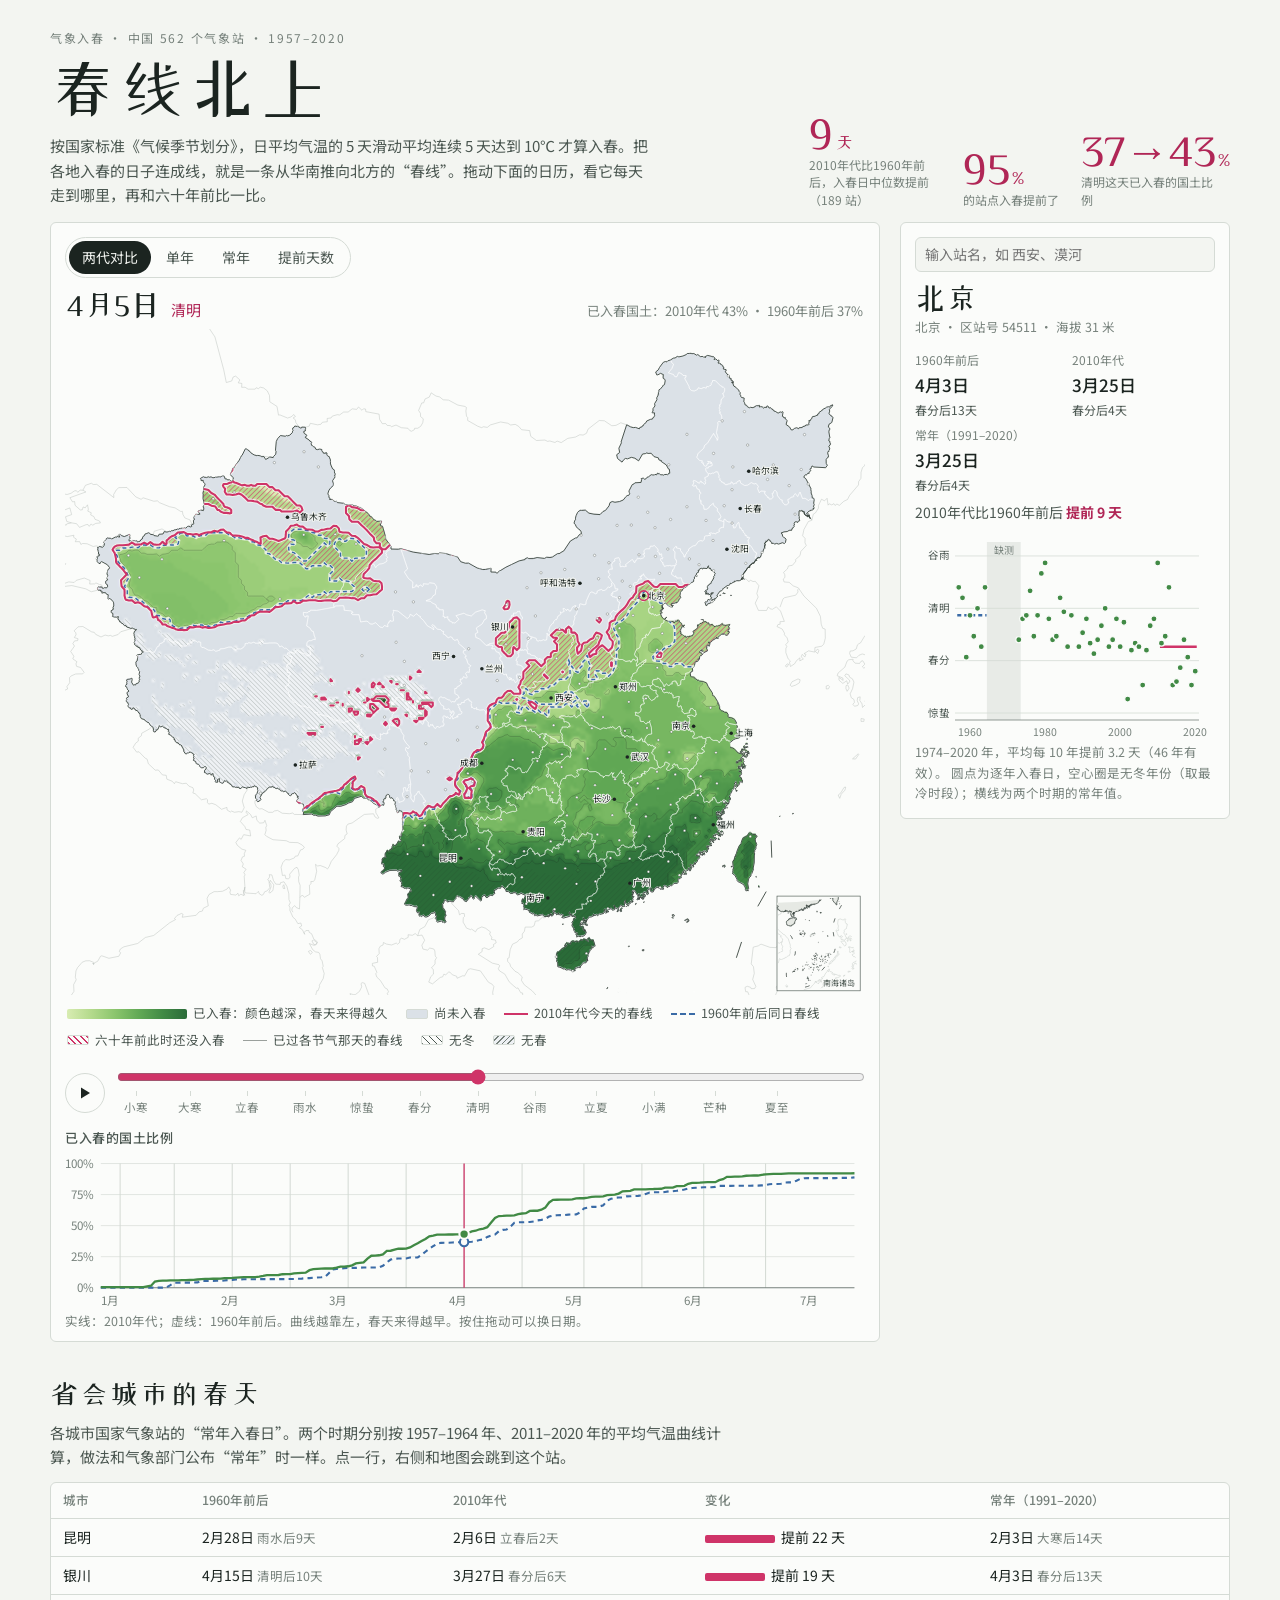
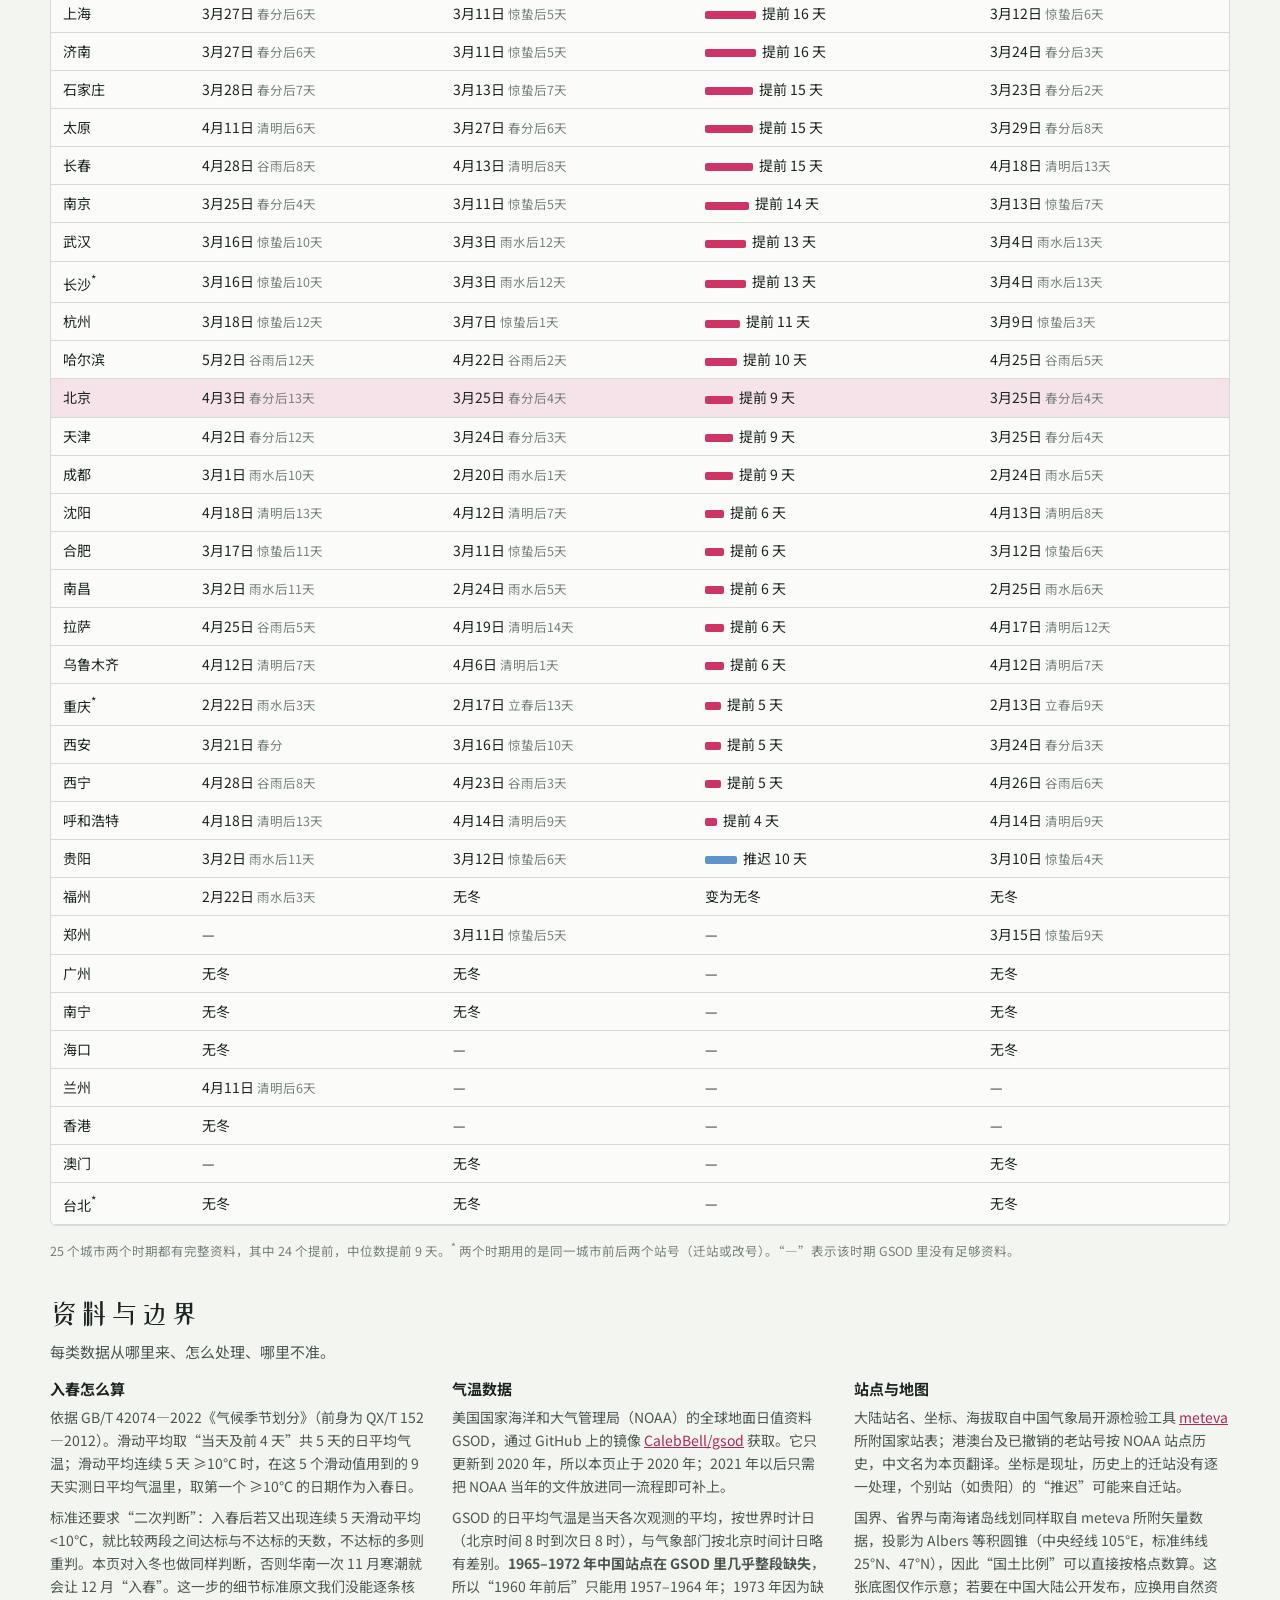
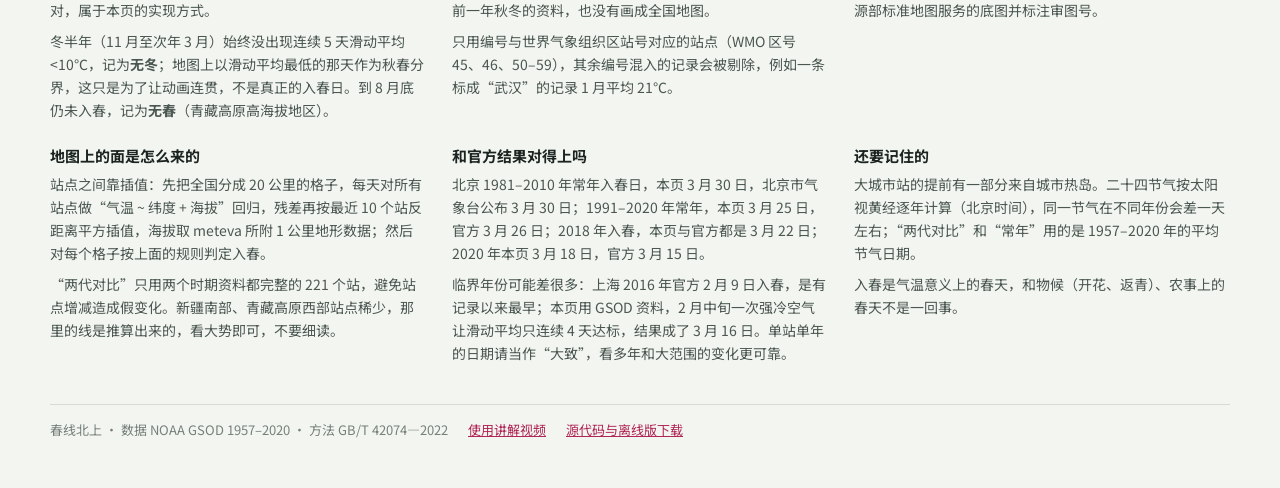
<file: index.html>
<!doctype html>
<html lang="zh-CN">
<head>
<meta charset="utf-8">
<meta name="viewport" content="width=device-width, initial-scale=1, viewport-fit=cover">
<title>春线北上</title>
<meta name="description" content="按国家标准《气候季节划分》，用中国562个气象站1957–2020年的逐日气温，画出每年春天从华南推向北方的“春线”，并对比1960年前后与2010年代、叠加二十四节气。">
<meta property="og:title" content="春线北上 · 中国入春地图">
<meta property="og:description" content="拖动日历，看春天每天走到哪里；和六十年前比，入春中位数提前了9天。">
<meta property="og:image" content="assets/preview.jpg">
<meta name="theme-color" content="#f3f5f1">
<link rel="icon" href="assets/icon.svg" type="image/svg+xml">
<style>:root{padding-top:env(safe-area-inset-top,0px);padding-bottom:env(safe-area-inset-bottom,0px)}body{margin:0;font:14px system-ui}img{max-width:100%}[hidden]{display:none!important}</style>
<link rel="stylesheet" href="assets/fonts/fonts.css">
<style>
/* Layout: an atlas plate. Map is the plate, calendar strip under it reads like a 节气 almanac; station card on the side. */
:root{
  --paper:#f3f5f1; --panel:#fbfcfa; --ink:#1b2420; --ink2:#4b5751; --muted:#76817b; --rule:#d5dbd5;
  --winter:#dbe1e7; --nospring:#eef1f4; --land:#e6e9e4; --world:#b9c0bb; --border:#36413b; --prov:rgba(255,255,255,.78);
  --accent:#cf3468; --accent-ink:#b02656; --e1:#3a6ba6; --halo:#f3f5f1;
  --s0:#d8ecb2; --s1:#b4da8c; --s2:#8bc56d; --s3:#62a955; --s4:#418a45; --s5:#2a6b38;
  --dv-e3:#9e2655; --dv-e2:#d24a7d; --dv-e1:#ec9bb9; --dv-0:#e7e8e3; --dv-l1:#a9c8e8; --dv-l2:#5f93cc;
  --f-display:"ZCOOL XiaoWei","Songti SC","STSong","Noto Serif SC",serif;
  --f-body:"Noto Sans SC","PingFang SC","Microsoft YaHei",system-ui,sans-serif;
  color-scheme:light;
}
@media (prefers-color-scheme:dark){:root:not([data-theme="light"]){
  --paper:#121714; --panel:#18201b; --ink:#e7ede8; --ink2:#b3bfb7; --muted:#859189; --rule:#2b352f;
  --winter:#2a333b; --nospring:#20272d; --land:#232b26; --world:#4a544e; --border:#c8d2cc; --prov:rgba(10,14,12,.55);
  --accent:#ff6f9c; --accent-ink:#ff8fb1; --e1:#7aa7e0; --halo:#121714;
  --s0:#dbf19f; --s1:#b0dc7f; --s2:#82c466; --s3:#58a755; --s4:#3d8a48; --s5:#2b6c3b;
  --dv-e3:#ff7aa6; --dv-e2:#d9517f; --dv-e1:#8a3a58; --dv-0:#363c39; --dv-l1:#3c5f86; --dv-l2:#6fa3dc;
  color-scheme:dark;}}
:root[data-theme="dark"]{
  --paper:#121714; --panel:#18201b; --ink:#e7ede8; --ink2:#b3bfb7; --muted:#859189; --rule:#2b352f;
  --winter:#2a333b; --nospring:#20272d; --land:#232b26; --world:#4a544e; --border:#c8d2cc; --prov:rgba(10,14,12,.55);
  --accent:#ff6f9c; --accent-ink:#ff8fb1; --e1:#7aa7e0; --halo:#121714;
  --s0:#dbf19f; --s1:#b0dc7f; --s2:#82c466; --s3:#58a755; --s4:#3d8a48; --s5:#2b6c3b;
  --dv-e3:#ff7aa6; --dv-e2:#d9517f; --dv-e1:#8a3a58; --dv-0:#363c39; --dv-l1:#3c5f86; --dv-l2:#6fa3dc;
  color-scheme:dark;}
*{box-sizing:border-box}
[hidden]{display:none!important}
body{background:var(--paper);color:var(--ink);font-family:var(--f-body);font-size:15px;line-height:1.65;
  padding-left:max(16px,env(safe-area-inset-left,0px));padding-right:max(16px,env(safe-area-inset-right,0px));padding-block:0 48px}
.wrap{max-width:1180px;margin:0 auto}
header{padding-block:28px 14px;display:grid;grid-template-columns:minmax(0,1fr) auto;gap:8px 32px;align-items:end}
.eyebrow{font-size:12px;letter-spacing:.14em;color:var(--muted);grid-column:1/-1}
h1{font-family:var(--f-display);font-weight:400;font-size:clamp(40px,7vw,64px);line-height:1;margin:0;letter-spacing:.06em}
.lede{grid-column:1;margin:6px 0 0;max-width:40em;color:var(--ink2);text-wrap:pretty}
.headline{grid-column:2;grid-row:2/4;display:flex;flex-wrap:wrap;gap:12px 22px;align-items:flex-end}
.hstat{display:grid;gap:2px;min-width:0}
.hstat b{font-family:var(--f-display);font-weight:400;font-size:44px;line-height:1;color:var(--accent-ink)}
.hstat b small{font-size:18px;margin-left:2px}
.hstat span{font-size:12px;color:var(--muted);max-width:11em;line-height:1.45}
@media (max-width:760px){header{grid-template-columns:1fr}.headline{grid-column:1;grid-row:auto;margin-top:8px}.hstat b{font-size:36px}}

.plate{display:grid;grid-template-columns:minmax(0,1fr) 330px;gap:20px;align-items:start}
@media (max-width:980px){.plate{grid-template-columns:minmax(0,1fr)}}
.stage{background:var(--panel);border:1px solid var(--rule);border-radius:6px;padding:14px 14px 10px;min-width:0}
.bar{display:flex;flex-wrap:wrap;gap:10px 16px;align-items:center;justify-content:space-between}
.seg{display:inline-flex;border:1px solid var(--rule);border-radius:999px;padding:3px;gap:2px;flex-wrap:wrap}
.seg button{font:inherit;font-size:14px;border:0;background:transparent;color:var(--ink2);padding:5px 13px;border-radius:999px;cursor:pointer}
.seg button[aria-pressed="true"]{background:var(--ink);color:var(--paper)}
.seg button:focus-visible,.btn:focus-visible,input:focus-visible,select:focus-visible,tr:focus-visible{outline:2px solid var(--accent);outline-offset:2px}
.yearbox{display:inline-flex;align-items:center;gap:6px;font-size:14px;color:var(--ink2)}
.yearbox[hidden]{display:none!important}
.btn{font:inherit;border:1px solid var(--rule);background:var(--panel);color:var(--ink);border-radius:6px;padding:3px 9px;cursor:pointer;font-size:14px;line-height:1.4}
select{font:inherit;font-size:14px;color:var(--ink);background:var(--panel);border:1px solid var(--rule);border-radius:6px;padding:3px 6px}
.readout{display:flex;align-items:baseline;gap:10px;margin:12px 2px 2px;flex-wrap:wrap}
.readout .date{font-family:var(--f-display);font-size:30px;line-height:1}
.readout .term{font-size:15px;color:var(--accent-ink)}
.readout .note{font-size:13px;color:var(--muted);margin-left:auto}

.map{position:relative;width:100%;margin-top:6px}
.map>svg,.map>canvas{position:absolute;inset:0;width:100%;height:100%;display:block}
.map .ov{cursor:crosshair}
.legend{display:flex;flex-wrap:wrap;gap:6px 18px;font-size:12.5px;color:var(--ink2);margin:8px 2px 0;align-items:center}
.legend .k{display:inline-flex;align-items:center;gap:6px}
.sw{width:22px;height:10px;border-radius:2px;display:inline-block;border:1px solid var(--rule)}
.ramp{width:120px;height:10px;border-radius:2px;display:inline-block}
.ln{width:24px;height:0;border-top:2.5px solid var(--accent);display:inline-block}
.ln.dash{border-top:2px dashed var(--e1)}
.ln.thin{border-top:1px solid var(--ink2);opacity:.55}

.cal{margin-top:14px;display:grid;grid-template-columns:auto minmax(0,1fr);gap:4px 12px;align-items:center}
.play{width:40px;height:40px;border-radius:50%;border:1px solid var(--rule);background:var(--panel);color:var(--ink);cursor:pointer;display:grid;place-items:center}
.play svg{width:16px;height:16px;fill:currentColor}
.track{position:relative;padding-top:2px}
input[type=range]{width:100%;accent-color:var(--accent);margin:0}
.ticks{position:relative;height:30px;font-size:11.5px;color:var(--muted)}
.ticks span{position:absolute;top:0;transform:translateX(-50%);white-space:nowrap;padding-top:7px}
.ticks span::before{content:"";position:absolute;left:50%;top:0;height:5px;border-left:1px solid var(--rule)}
.ticks span.minor{display:none}
@media (min-width:700px){.ticks span.minor{display:inline}}

.curve{margin-top:6px}
.curve h3,.side h3{font-size:13px;font-weight:500;color:var(--ink2);margin:0 0 4px;letter-spacing:.04em}
.curve svg{width:100%;height:auto;display:block;overflow:visible}
.cap{font-size:12.5px;color:var(--muted)}

.side{display:grid;gap:14px;min-width:0}
.card{background:var(--panel);border:1px solid var(--rule);border-radius:6px;padding:14px;min-width:0}
.search{display:flex;gap:6px}
.search input{flex:1;min-width:0;font:inherit;font-size:14px;padding:5px 9px;border:1px solid var(--rule);border-radius:6px;background:var(--paper);color:var(--ink)}
.stname{font-family:var(--f-display);font-size:30px;line-height:1.1;margin:10px 0 2px}
.stmeta{font-size:12.5px;color:var(--muted)}
.cmp{display:grid;grid-template-columns:1fr 1fr;gap:6px 14px;margin:12px 0 6px}
.cmp div{display:grid;gap:1px}
.cmp small{font-size:12px;color:var(--muted)}
.cmp b{font-weight:500;font-size:17px;font-variant-numeric:tabular-nums}
.cmp i{font-style:normal;font-size:12px;color:var(--ink2)}
.delta{font-size:14px;color:var(--ink2);margin:4px 0 8px}
.delta b{color:var(--accent-ink);font-weight:700}
.stchart svg{width:100%;height:auto;display:block;overflow:visible}

section.block{margin-top:28px}
h2{font-family:var(--f-display);font-weight:400;font-size:28px;margin:0 0 4px;letter-spacing:.04em}
.sub{color:var(--ink2);margin:0 0 12px;max-width:46em}
.tbl{overflow-x:auto;border:1px solid var(--rule);border-radius:6px;background:var(--panel)}
table{border-collapse:collapse;width:100%;font-size:14px;min-width:560px}
th,td{padding:7px 12px;text-align:left;border-bottom:1px solid var(--rule);white-space:nowrap}
th{font-weight:500;color:var(--muted);font-size:12.5px;cursor:pointer;user-select:none}
th[aria-sort] ::after{content:""}
td.n{font-variant-numeric:tabular-nums}
tbody tr{cursor:pointer}
tbody tr:hover{background:color-mix(in srgb,var(--accent) 6%,transparent)}
tbody tr[aria-selected="true"]{background:color-mix(in srgb,var(--accent) 12%,transparent)}
.bar-d{display:inline-block;height:8px;border-radius:2px;vertical-align:middle;margin-right:6px}
.notes{display:grid;grid-template-columns:repeat(auto-fit,minmax(min(100%,330px),1fr));gap:14px 26px}
.notes article{min-width:0}
.notes h3{font-size:15px;margin:0 0 4px;font-weight:700}
.notes p{margin:0 0 8px;color:var(--ink2);font-size:14px;text-wrap:pretty}
.notes a{color:var(--accent-ink)}
.tip{position:absolute;pointer-events:none;background:var(--panel);border:1px solid var(--rule);border-radius:6px;padding:7px 10px;font-size:12.5px;line-height:1.5;box-shadow:0 4px 14px rgba(0,0,0,.12);max-width:230px;z-index:5;color:var(--ink)}
.tip b{font-weight:700}
.tip .m{color:var(--muted)}
.loading{position:absolute;inset:0;display:grid;place-items:center;color:var(--muted);font-size:13px}
@media (prefers-reduced-motion:reduce){*{transition:none!important}}
.foot{margin-top:30px;padding-top:14px;border-top:1px solid var(--rule);font-size:13px;color:var(--muted);display:flex;flex-wrap:wrap;gap:6px 20px}
.foot a{color:var(--accent-ink)}
</style>
</head>
<body>
<div class="wrap">
<header>
  <div class="eyebrow">气象入春 · 中国 562 个气象站 · 1957–2020</div>
  <h1>春线北上</h1>
  <p class="lede">按国家标准《气候季节划分》，日平均气温的 5 天滑动平均连续 5 天达到 10℃ 才算入春。把各地入春的日子连成线，就是一条从华南推向北方的“春线”。拖动下面的日历，看它每天走到哪里，再和六十年前比一比。</p>
  <div class="headline" id="headline"></div>
</header>

<div class="plate">
  <div class="stage">
    <div class="bar">
      <div class="seg" role="group" aria-label="看哪组数据">
        <button type="button" data-mode="compare" aria-pressed="true">两代对比</button>
        <button type="button" data-mode="year" aria-pressed="false">单年</button>
        <button type="button" data-mode="normal" aria-pressed="false">常年</button>
        <button type="button" data-mode="diff" aria-pressed="false">提前天数</button>
      </div>
      <div class="yearbox" id="yearbox" hidden>
        <button type="button" class="btn" id="yprev" aria-label="上一年">‹</button>
        <select id="ysel" aria-label="年份"></select>
        <button type="button" class="btn" id="ynext" aria-label="下一年">›</button>
      </div>
    </div>
    <div class="readout" aria-live="polite">
      <span class="date" id="rdDate"></span><span class="term" id="rdTerm"></span><span class="note" id="rdNote"></span>
    </div>
    <div class="map" id="map">
      <svg class="base" id="svgBase" aria-hidden="true"></svg>
      <canvas id="cv" aria-hidden="true"></canvas>
      <svg class="ov" id="svgOv" role="img" aria-label="中国入春地图"></svg>
      <div class="loading" id="loading">正在解压网格数据…</div>
      <div class="tip" id="tip" hidden></div>
    </div>
    <div class="legend" id="legend"></div>
    <div class="cal" id="cal">
      <button type="button" class="play" id="play" aria-label="播放"><svg viewBox="0 0 16 16" id="playIcon"><path d="M4 2.5v11l9-5.5z"/></svg></button>
      <div class="track">
        <input type="range" id="day" min="1" max="196" step="1" value="95" aria-label="日期">
        <div class="ticks" id="ticks"></div>
      </div>
    </div>
    <div class="curve" id="curveBox">
      <h3 id="curveTitle">已入春的国土比例</h3>
      <svg id="curve" viewBox="0 0 760 150" role="img" aria-label="已入春国土比例随日期变化"></svg>
      <div class="cap" id="curveCap"></div>
    </div>
  </div>

  <aside class="side">
    <div class="card">
      <div class="search">
        <input id="q" list="stlist" placeholder="输入站名，如 西安、漠河" aria-label="查找气象站">
        <datalist id="stlist"></datalist>
      </div>
      <div id="stcard"></div>
      <div class="stchart"><svg id="stchart" viewBox="0 0 300 210" role="img" aria-label="该站历年入春日"></svg></div>
      <div class="cap" id="stcap"></div>
    </div>
  </aside>
</div>

<section class="block">
  <h2>省会城市的春天</h2>
  <p class="sub">各城市国家气象站的“常年入春日”。两个时期分别按 1957–1964 年、2011–2020 年的平均气温曲线计算，做法和气象部门公布“常年”时一样。点一行，右侧和地图会跳到这个站。</p>
  <div class="tbl"><table id="tbl">
    <thead><tr><th data-k="city">城市</th><th data-k="e1">1960年前后</th><th data-k="e2">2010年代</th><th data-k="d" aria-sort="ascending">变化</th><th data-k="n">常年（1991–2020）</th></tr></thead>
    <tbody></tbody>
  </table></div>
  <p class="cap" id="tblcap"></p>
</section>

<section class="block">
  <h2>资料与边界</h2>
  <p class="sub">每类数据从哪里来、怎么处理、哪里不准。</p>
  <div class="notes">
    <article>
      <h3>入春怎么算</h3>
      <p>依据 GB/T 42074—2022《气候季节划分》（前身为 QX/T 152—2012）。滑动平均取“当天及前 4 天”共 5 天的日平均气温；滑动平均连续 5 天 ≥10℃ 时，在这 5 个滑动值用到的 9 天实测日平均气温里，取第一个 ≥10℃ 的日期作为入春日。</p>
      <p>标准还要求“二次判断”：入春后若又出现连续 5 天滑动平均 &lt;10℃，就比较两段之间达标与不达标的天数，不达标的多则重判。本页对入冬也做同样判断，否则华南一次 11 月寒潮就会让 12 月“入春”。这一步的细节标准原文我们没能逐条核对，属于本页的实现方式。</p>
      <p>冬半年（11 月至次年 3 月）始终没出现连续 5 天滑动平均 &lt;10℃，记为<b>无冬</b>；地图上以滑动平均最低的那天作为秋春分界，这只是为了让动画连贯，不是真正的入春日。到 8 月底仍未入春，记为<b>无春</b>（青藏高原高海拔地区）。</p>
    </article>
    <article>
      <h3>气温数据</h3>
      <p>美国国家海洋和大气管理局（NOAA）的全球地面日值资料 GSOD，通过 GitHub 上的镜像 <a href="https://github.com/CalebBell/gsod" target="_blank" rel="noopener">CalebBell/gsod</a> 获取。它只更新到 2020 年，所以本页止于 2020 年；2021 年以后只需把 NOAA 当年的文件放进同一流程即可补上。</p>
      <p>GSOD 的日平均气温是当天各次观测的平均，按世界时计日（北京时间 8 时到次日 8 时），与气象部门按北京时间计日略有差别。<b>1965–1972 年中国站点在 GSOD 里几乎整段缺失</b>，所以“1960 年前后”只能用 1957–1964 年；1973 年因为缺前一年秋冬的资料，也没有画成全国地图。</p>
      <p>只用编号与世界气象组织区站号对应的站点（WMO 区号 45、46、50–59），其余编号混入的记录会被剔除，例如一条标成“武汉”的记录 1 月平均 21℃。</p>
    </article>
    <article>
      <h3>站点与地图</h3>
      <p>大陆站名、坐标、海拔取自中国气象局开源检验工具 <a href="https://github.com/nmcdev/meteva" target="_blank" rel="noopener">meteva</a> 所附国家站表；港澳台及已撤销的老站号按 NOAA 站点历史，中文名为本页翻译。坐标是现址，历史上的迁站没有逐一处理，个别站（如贵阳）的“推迟”可能来自迁站。</p>
      <p>国界、省界与南海诸岛线划同样取自 meteva 所附矢量数据，投影为 Albers 等积圆锥（中央经线 105°E，标准纬线 25°N、47°N），因此“国土比例”可以直接按格点数算。这张底图仅作示意；若要在中国大陆公开发布，应换用自然资源部标准地图服务的底图并标注审图号。</p>
    </article>
    <article>
      <h3>地图上的面是怎么来的</h3>
      <p>站点之间靠插值：先把全国分成 20 公里的格子，每天对所有站点做“气温 ~ 纬度 + 海拔”回归，残差再按最近 10 个站反距离平方插值，海拔取 meteva 所附 1 公里地形数据；然后对每个格子按上面的规则判定入春。</p>
      <p>“两代对比”只用两个时期资料都完整的 221 个站，避免站点增减造成假变化。新疆南部、青藏高原西部站点稀少，那里的线是推算出来的，看大势即可，不要细读。</p>
    </article>
    <article>
      <h3>和官方结果对得上吗</h3>
      <p>北京 1981–2010 年常年入春日，本页 3 月 30 日，北京市气象台公布 3 月 30 日；1991–2020 年常年，本页 3 月 25 日，官方 3 月 26 日；2018 年入春，本页与官方都是 3 月 22 日；2020 年本页 3 月 18 日，官方 3 月 15 日。</p>
      <p>临界年份可能差很多：上海 2016 年官方 2 月 9 日入春，是有记录以来最早；本页用 GSOD 资料，2 月中旬一次强冷空气让滑动平均只连续 4 天达标，结果成了 3 月 16 日。单站单年的日期请当作“大致”，看多年和大范围的变化更可靠。</p>
    </article>
    <article>
      <h3>还要记住的</h3>
      <p>大城市站的提前有一部分来自城市热岛。二十四节气按太阳视黄经逐年计算（北京时间），同一节气在不同年份会差一天左右；“两代对比”和“常年”用的是 1957–2020 年的平均节气日期。</p>
      <p>入春是气温意义上的春天，和物候（开花、返青）、农事上的春天不是一回事。</p>
    </article>
  </div>
</section>
<footer class="foot">
  <span>春线北上 · 数据 NOAA GSOD 1957–2020 · 方法 GB/T 42074—2022</span>
  <a href="https://wanglu2016.github.io/chunxian-beishang/video.html">使用讲解视频</a>
  <a href="https://github.com/wanglu2016/chunxian-beishang">源代码与离线版下载</a>
</footer>
</div>

<script src="assets/vendor/d3.min.js"></script>
<script src="assets/vendor/pako.min.js"></script>
<script src="assets/data.js"></script>
<script>
(function(){
"use strict";
const D = window.SPRING;
const G = D.geo, W = G.W, H = G.H;
const nx = D.nx, ny = D.ny, N = nx * ny;
const DAY_MIN = 1, DAY_MAX = 196;
const TERMS = D.terms;               // 冬至 … 夏至
const st = D.stations;
const stById = new Map(st.map(s => [s.id, s]));
const YEARS = D.years;               // station years 1957..2020
const GRID_YEARS = D.gridKeys.filter(k => /^\d{4}$/.test(k)).map(Number);

const state = { mode: 'compare', year: 2018, day: 95, station: '54511', playing: false };

/* ---------- helpers ---------- */
const $ = id => document.getElementById(id);
const css = n => getComputedStyle(document.documentElement).getPropertyValue(n).trim();
function md(doy, year){
  const y = year || 2001;
  const t = new Date(Date.UTC(y, 0, 1) + (doy - 1) * 864e5);
  const pre = t.getUTCFullYear() < y ? '上年' : '';
  return pre + (t.getUTCMonth() + 1) + '月' + t.getUTCDate() + '日';
}
function termsFor(year){ return year && D.jq[year] ? D.jq[year] : D.jqMean; }
function termPhrase(doy, year){
  const t = termsFor(year);
  let k = -1;
  for (let i = 0; i < t.length; i++) if (t[i] <= doy) k = i;
  if (k < 0) return '冬至前';
  const off = doy - t[k];
  return off === 0 ? TERMS[k] : TERMS[k] + '后' + off + '天';
}
function hexToRgb(h){
  h = h.replace('#', '');
  if (h.length === 3) h = h.split('').map(c => c + c).join('');
  const n = parseInt(h, 16); return [(n >> 16) & 255, (n >> 8) & 255, n & 255];
}
function parseColor(c){
  if (c.startsWith('#')) return hexToRgb(c);
  const m = c.match(/[\d.]+/g); return m ? m.slice(0, 3).map(Number) : [0, 0, 0];
}

/* ---------- decode grids ---------- */
let near, inside, nearIdx, insideCount;
const gridCache = new Map();
let BIN;
function decode(){
  const s = atob(D.grid); const u = new Uint8Array(s.length);
  for (let i = 0; i < s.length; i++) u[i] = s.charCodeAt(i);
  BIN = pako.inflate(u);
  const nb = Math.ceil(N / 8);
  near = new Uint8Array(N); inside = new Uint8Array(N);
  for (let i = 0; i < N; i++){ near[i] = (BIN[i >> 3] >> (i & 7)) & 1; inside[i] = (BIN[nb + (i >> 3)] >> (i & 7)) & 1; }
  nearIdx = []; insideCount = 0;
  for (let i = 0; i < N; i++){ if (near[i]) nearIdx.push(i); if (inside[i]) insideCount++; }
}
function grid(key){
  key = String(key);
  if (gridCache.has(key)) return gridCache.get(key);
  const off = D.gridOff[key], NC = D.NC;
  const on = new Float32Array(N).fill(NaN), wd = new Uint8Array(N);
  for (let j = 0; j < NC; j++){
    const c = BIN[off + j], i = nearIdx[j];
    on[i] = c === 0 ? NaN : c === 254 ? Infinity : c - 28;
    wd[i] = (BIN[off + NC + (j >> 3)] >> (j & 7)) & 1;
  }
  // share-of-land curve
  const vals = [];
  for (let i = 0; i < N; i++) if (inside[i] && isFinite(on[i])) vals.push(on[i]);
  vals.sort((a, b) => a - b);
  const curve = new Float32Array(DAY_MAX + 1);
  let p = 0;
  for (let d = 0; d <= DAY_MAX; d++){ while (p < vals.length && vals[p] <= d) p++; curve[d] = p / insideCount; }
  const g = { key, on, wd, curve, iso: null, hatch: null };
  gridCache.set(key, g);
  return g;
}

/* ---------- geometry ---------- */
const gx0 = G.grid.x0, gy0 = G.grid.y0, gdx = G.grid.dx;
const toPx = d3.geoTransform({ point(x, y){ this.stream.point(gx0 - gdx / 2 + x * gdx, gy0 - gdx / 2 + y * gdx); } });
const gpath = d3.geoPath(toPx);
const contours = d3.contours().size([nx, ny]).smooth(true);
function regionLE(g, day){       // cells already in spring on `day`
  const v = new Float64Array(N);
  for (let i = 0; i < N; i++){ const o = g.on[i]; v[i] = (isFinite(o) && near[i]) ? -o : -1e4; }
  return v;
}
function contourPath(values, thr){ return gpath(contours.contour(values, thr)) || ''; }
function negVals(g){
  if (!g._neg){ g._neg = regionLE(g, 0); }
  return g._neg;
}
function isoLines(g, year){
  const t = termsFor(year), out = [];
  const v = negVals(g);
  for (let i = 1; i < t.length; i++) out.push({ day: t[i], name: TERMS[i], d: contourPath(v, -t[i] - 0.5) });
  return out;
}
function hatchPaths(g){
  if (g.hatch) return g.hatch;
  const a = new Float64Array(N), b = new Float64Array(N);
  for (let i = 0; i < N; i++){ a[i] = g.wd[i] && near[i] ? 1 : 0; b[i] = g.on[i] === Infinity && near[i] ? 1 : 0; }
  g.hatch = { wd: contourPath(a, 0.5), ns: contourPath(b, 0.5) };
  return g.hatch;
}

/* ---------- static SVG ---------- */
const svgNS = 'http://www.w3.org/2000/svg';
const mapEl = $('map');
mapEl.style.aspectRatio = W + ' / ' + H;
const base = d3.select('#svgBase').attr('viewBox', `0 0 ${W} ${H}`);
base.append('path').attr('d', G.world).attr('fill', 'none').attr('stroke', 'var(--world)').attr('stroke-width', 0.6);
base.append('path').attr('d', G.china).attr('fill', 'var(--winter)');

const ov = d3.select('#svgOv').attr('viewBox', `0 0 ${W} ${H}`);
const defs = ov.append('defs');
function hatch(id, color, angle, gap, width){
  const p = defs.append('pattern').attr('id', id).attr('patternUnits', 'userSpaceOnUse').attr('width', gap).attr('height', gap).attr('patternTransform', `rotate(${angle})`);
  p.append('line').attr('x1', 0).attr('y1', 0).attr('x2', 0).attr('y2', gap).attr('stroke', color).attr('stroke-width', width);
}
hatch('hWd', 'var(--ink)', 45, 5, 0.7);
hatch('hNs', 'var(--muted)', -45, 4, 0.7);
hatch('hGap', 'var(--accent)', 45, 4.5, 1.6);
defs.append('clipPath').attr('id', 'clipChina').append('path').attr('d', G.china);
const mask = defs.append('mask').attr('id', 'gapMask').attr('maskUnits', 'userSpaceOnUse').attr('x', 0).attr('y', 0).attr('width', W).attr('height', H);
const maskIn = mask.append('path').attr('fill', 'white');
const maskOut = mask.append('path').attr('fill', 'black');

const L = {};
L.clip = ov.append('g').attr('clip-path', 'url(#clipChina)');
L.wd = L.clip.append('path').attr('fill', 'url(#hWd)').attr('opacity', 0.32);
L.ns = L.clip.append('path').attr('fill', 'url(#hNs)').attr('opacity', 0.9);
L.gap = L.clip.append('rect').attr('width', W).attr('height', H).attr('fill', 'url(#hGap)').attr('mask', 'url(#gapMask)').attr('opacity', 0.85);
L.iso = L.clip.append('g').attr('fill', 'none').attr('stroke', 'var(--ink)').attr('stroke-opacity', 0.32).attr('stroke-width', 0.8);
ov.append('path').attr('d', G.prov).attr('fill', 'none').attr('stroke', 'var(--prov)').attr('stroke-width', 0.7);
ov.append('path').attr('d', G.nat).attr('fill', 'none').attr('stroke', 'var(--border)').attr('stroke-width', 1.1);
L.clip2 = ov.append('g').attr('clip-path', 'url(#clipChina)');
L.frontRefCase = L.clip2.append('path').attr('fill', 'none').attr('stroke', 'var(--halo)').attr('stroke-width', 3.6).attr('stroke-opacity', 0.85);
L.frontCase = L.clip2.append('path').attr('fill', 'none').attr('stroke', 'var(--halo)').attr('stroke-width', 5).attr('stroke-opacity', 0.9).attr('stroke-linejoin', 'round');
L.frontRef = L.clip2.append('path').attr('fill', 'none').attr('stroke', 'var(--e1)').attr('stroke-width', 1.8).attr('stroke-dasharray', '5 4');
L.front = L.clip2.append('path').attr('fill', 'none').attr('stroke', 'var(--accent)').attr('stroke-width', 2.6).attr('stroke-linejoin', 'round');
L.dots = ov.append('g');
L.labels = ov.append('g').attr('font-size', 11).attr('font-family', 'var(--f-body)');
L.sel = ov.append('circle').attr('r', 6).attr('fill', 'none').attr('stroke', 'var(--accent)').attr('stroke-width', 2);
// South China Sea inset
(function(){
  const I = G.inset;
  const g = ov.append('g').attr('aria-label', '南海诸岛');
  g.append('rect').attr('x', I.x).attr('y', I.y).attr('width', I.w).attr('height', I.h).attr('fill', 'var(--panel)').attr('stroke', 'var(--ink2)').attr('stroke-width', 0.8);
  g.append('path').attr('d', I.world).attr('fill', 'none').attr('stroke', 'var(--world)').attr('stroke-width', 0.5);
  g.append('path').attr('d', I.china).attr('fill', 'var(--land)').attr('stroke', 'none');
  g.append('path').attr('d', I.nat).attr('fill', 'none').attr('stroke', 'var(--border)').attr('stroke-width', 0.9);
  g.append('text').attr('x', I.x + I.w - 6).attr('y', I.y + I.h - 6).attr('text-anchor', 'end').attr('font-size', 10).attr('fill', 'var(--ink2)').text('南海诸岛');
})();

// city labels
const CITY = [['54511','北京',1],['58367','上海',1],['59287','广州',1],['57494','武汉',1],['56294','成都',-1],['57036','西安',1],['50953','哈尔滨',1],
  ['51463','乌鲁木齐',1],['55591','拉萨',1],['56778','昆明',-1],['52866','西宁',-1],['54342','沈阳',1],['57083','郑州',1],['58238','南京',-1],
  ['58847','福州',1],['59431','南宁',-1],['53463','呼和浩特',-1],['57816','贵阳',1],['52889','兰州',1],['57687','长沙',-1],['54161','长春',1],['53614','银川',-1]];
CITY.forEach(([id, name, side]) => {
  const s = stById.get(id); if (!s) return;
  L.labels.append('circle').attr('cx', s.x).attr('cy', s.y).attr('r', 2.2).attr('fill', 'var(--ink)');
  L.labels.append('text').attr('x', s.x + side * 4.5).attr('y', s.y + 3.8).attr('text-anchor', side > 0 ? 'start' : 'end')
    .attr('fill', 'var(--ink)').attr('stroke', 'var(--halo)').attr('stroke-width', 2.6).attr('paint-order', 'stroke').attr('stroke-linejoin', 'round').text(name);
});

/* ---------- canvas raster ---------- */
const cv = $('cv'), ctx = cv.getContext('2d');
const off = document.createElement('canvas'); off.width = nx; off.height = ny;
const octx = off.getContext('2d');
const img = octx.createImageData(nx, ny);
let chinaPath2D = new Path2D(G.china);
let PAL = {};
function readPalette(){
  const ramp = ['--s0','--s1','--s2','--s3','--s4','--s5'].map(v => parseColor(css(v)));
  const stops = [0, 8, 18, 32, 50, 75];
  PAL.spring = new Array(91);
  for (let a = 0; a <= 90; a++){
    let k = 0; while (k < stops.length - 2 && a > stops[k + 1]) k++;
    const t = Math.min(1, Math.max(0, (a - stops[k]) / (stops[k + 1] - stops[k])));
    PAL.spring[a] = ramp[k].map((c, i) => Math.round(c + (ramp[k + 1][i] - c) * t));
  }
  PAL.winter = parseColor(css('--winter'));
  PAL.nospring = parseColor(css('--nospring'));
  const dv = ['--dv-e3','--dv-e2','--dv-e1','--dv-0','--dv-l1','--dv-l2'].map(v => parseColor(css(v)));
  PAL.div = d => {   // d = e2 - e1 days; negative = earlier
    const pts = [[-25, dv[0]], [-14, dv[1]], [-5, dv[2]], [0, dv[3]], [7, dv[4]], [16, dv[5]]];
    if (d <= pts[0][0]) return pts[0][1];
    if (d >= pts[5][0]) return pts[5][1];
    for (let i = 0; i < 5; i++) if (d <= pts[i + 1][0]){
      const t = (d - pts[i][0]) / (pts[i + 1][0] - pts[i][0]);
      return pts[i][1].map((c, j) => Math.round(c + (pts[i + 1][1][j] - c) * t));
    }
  };
  PAL.wdBoth = parseColor(css('--dv-0'));
  PAL.became = parseColor(css('--dv-e3'));
}
function sizeCanvas(){
  const r = mapEl.getBoundingClientRect();
  const dpr = Math.min(2, window.devicePixelRatio || 1);
  cv.width = Math.max(1, Math.round(r.width * dpr)); cv.height = Math.max(1, Math.round(r.height * dpr));
}
function drawRaster(){
  const px = img.data;
  const day = state.day;
  const P = primary(), R2 = reference();
  for (let i = 0; i < N; i++){
    const k = i * 4;
    if (!near[i]){ px[k + 3] = 0; continue; }
    let c = null;
    if (state.mode === 'diff'){
      const a = R2.on[i], b = P.on[i];
      if (a === Infinity || b === Infinity) c = PAL.nospring;
      else if (isNaN(a) || isNaN(b)) c = null;
      else if (R2.wd[i] && P.wd[i]) c = PAL.wdBoth;
      else if (P.wd[i] && !R2.wd[i]) c = PAL.became;
      else c = PAL.div(b - a);
    } else {
      const o = P.on[i];
      if (isNaN(o)) c = null;
      else if (o === Infinity) c = PAL.nospring;
      else if (o <= day) c = PAL.spring[Math.min(90, Math.max(0, Math.round(day - o)))];
      else c = PAL.winter;
    }
    if (!c){ px[k + 3] = 0; continue; }
    px[k] = c[0]; px[k + 1] = c[1]; px[k + 2] = c[2]; px[k + 3] = 255;
  }
  octx.putImageData(img, 0, 0);
  ctx.setTransform(1, 0, 0, 1, 0, 0);
  ctx.clearRect(0, 0, cv.width, cv.height);
  const s = cv.width / W;
  ctx.setTransform(s, 0, 0, s, 0, 0);
  ctx.save(); ctx.clip(chinaPath2D);
  ctx.imageSmoothingEnabled = true; ctx.imageSmoothingQuality = 'high';
  ctx.drawImage(off, gx0 - gdx / 2, gy0 - gdx / 2, nx * gdx, ny * gdx);
  ctx.restore();
}

/* ---------- datasets by mode ---------- */
function primary(){
  if (state.mode === 'compare' || state.mode === 'diff') return grid('e2');
  if (state.mode === 'year') return grid(state.year);
  return grid('n9120');
}
function reference(){
  if (state.mode === 'compare' || state.mode === 'diff') return grid('e1');
  if (state.mode === 'year') return grid('n9120');
  return null;
}
function termYear(){ return state.mode === 'year' ? state.year : null; }
function label(which){
  if (state.mode === 'compare' || state.mode === 'diff') return which === 'p' ? '2010年代' : '1960年前后';
  if (state.mode === 'year') return which === 'p' ? state.year + '年' : '常年';
  return '常年（1991–2020）';
}
function stationVal(s, which){   // returns [doy, flag] or null
  let v;
  if (state.mode === 'compare' || state.mode === 'diff') v = s.c[which === 'p' ? 'e2' : 'e1'];
  else if (state.mode === 'year'){
    if (which === 'p'){ const k = YEARS.indexOf(state.year); const f = +s.f[k]; v = f === 3 ? null : [s.o[k], f]; }
    else v = s.c.n9120;
  } else v = which === 'p' ? s.c.n9120 : null;
  if (!v || v[1] === 3) return null;
  return v;
}

/* ---------- overlay render ---------- */
let isoCache = new Map();
function drawOverlay(){
  const P = primary(), R2 = reference();
  const day = state.day, diff = state.mode === 'diff';
  const h = hatchPaths(P);
  L.wd.attr('d', diff ? '' : h.wd);
  L.ns.attr('d', h.ns);
  // 节气 isolines up to today
  const ik = P.key + '|' + (termYear() || 'm');
  if (!isoCache.has(ik)) isoCache.set(ik, isoLines(P, termYear()));
  const iso = diff ? [] : isoCache.get(ik).filter(t => t.day <= day && t.day >= 20);
  L.iso.selectAll('path').data(iso, d => d.name).join('path').attr('d', d => d.d);
  if (diff){
    L.front.attr('d', ''); L.frontRef.attr('d', ''); L.frontCase.attr('d', ''); L.frontRefCase.attr('d', ''); L.gap.attr('display', 'none');
  } else {
    const fp = contourPath(negVals(P), -day - 0.5);
    L.front.attr('d', fp); L.frontCase.attr('d', fp);
    if (R2){
      const fr = contourPath(negVals(R2), -day - 0.5);
      L.frontRef.attr('d', fr); L.frontRefCase.attr('d', fr);
      if (state.mode === 'compare'){ maskIn.attr('d', fp); maskOut.attr('d', fr); L.gap.attr('display', null); }
      else L.gap.attr('display', 'none');
    } else { L.frontRef.attr('d', ''); L.frontRefCase.attr('d', ''); L.gap.attr('display', 'none'); }
  }
  // station dots
  const shown = st.filter(s => (state.mode === 'compare' || state.mode === 'diff') ? s.era : stationVal(s, 'p'));
  L.dots.selectAll('circle').data(shown, d => d.id).join('circle')
    .attr('cx', d => d.x).attr('cy', d => d.y).attr('r', 1.5)
    .attr('fill', d => {
      if (!diff) return 'var(--panel)';
      const a = d.c.e1, b = d.c.e2;
      if (a[1] !== 0 || b[1] !== 0) return 'var(--panel)';
      const c = PAL.div(b[0] - a[0]); return `rgb(${c})`;
    })
    .attr('stroke', 'var(--ink)').attr('stroke-opacity', 0.55).attr('stroke-width', 0.6);
  const sel = stById.get(state.station);
  if (sel) L.sel.attr('cx', sel.x).attr('cy', sel.y).attr('display', null); else L.sel.attr('display', 'none');
}

/* ---------- legend ---------- */
function rampCss(){
  return `linear-gradient(90deg, ${['--s0','--s1','--s2','--s3','--s4','--s5'].map(v => `var(${v})`).join(',')})`;
}
function drawLegend(){
  const el = $('legend');
  if (state.mode === 'diff'){
    el.innerHTML = `<span class="k"><span class="ramp" style="background:linear-gradient(90deg,var(--dv-e3),var(--dv-e2),var(--dv-e1),var(--dv-0),var(--dv-l1),var(--dv-l2))"></span>提前 25 天 ← 0 → 推迟 15 天</span>
      <span class="k"><span class="sw" style="background:var(--dv-e3)"></span>1960年前后有冬，2010年代无冬</span>
      <span class="k"><span class="sw" style="background:var(--dv-0)"></span>两代都无冬</span>
      <span class="k"><span class="sw" style="background:repeating-linear-gradient(-45deg,var(--muted) 0 1px,var(--nospring) 1px 4px)"></span>无春</span>`;
    return;
  }
  const ref = reference();
  el.innerHTML = `<span class="k"><span class="ramp" style="background:${rampCss()}"></span>已入春：颜色越深，春天来得越久</span>
    <span class="k"><span class="sw" style="background:var(--winter)"></span>尚未入春</span>
    <span class="k"><span class="ln"></span>${label('p')}今天的春线</span>
    ${ref ? `<span class="k"><span class="ln dash"></span>${label('r')}同日春线</span>` : ''}
    ${state.mode === 'compare' ? `<span class="k"><span class="sw" style="background:repeating-linear-gradient(45deg,var(--accent) 0 1.5px,transparent 1.5px 4.5px)"></span>六十年前此时还没入春</span>` : ''}
    <span class="k"><span class="ln thin"></span>已过各节气那天的春线</span>
    <span class="k"><span class="sw" style="background:repeating-linear-gradient(45deg,var(--ink2) 0 1px,transparent 1px 5px)"></span>无冬</span>
    <span class="k"><span class="sw" style="background:repeating-linear-gradient(-45deg,var(--muted) 0 1px,var(--nospring) 1px 4px)"></span>无春</span>`;
}

/* ---------- calendar ---------- */
function drawTicks(){
  const t = termsFor(termYear()), el = $('ticks');
  const major = new Set(['立春','惊蛰','春分','清明','谷雨','立夏','芒种','夏至']);
  el.innerHTML = '';
  TERMS.forEach((n, i) => {
    const d = t[i]; if (d < DAY_MIN || d > DAY_MAX) return;
    const sp = document.createElement('span');
    sp.textContent = n; sp.className = major.has(n) ? '' : 'minor';
    sp.style.left = ((d - DAY_MIN) / (DAY_MAX - DAY_MIN) * 100) + '%';
    el.appendChild(sp);
  });
}
function drawReadout(){
  const y = termYear();
  if (state.mode === 'diff'){
    $('rdDate').textContent = '提前了多少天';
    $('rdTerm').textContent = '2010年代 对比 1960年前后';
    $('rdNote').textContent = '按两个时期的平均气温曲线计算';
    return;
  }
  $('rdDate').textContent = md(state.day, y || 2001);
  $('rdTerm').textContent = termPhrase(state.day, y);
  const P = primary(), R2 = reference();
  const a = Math.round(P.curve[state.day] * 100);
  $('rdNote').textContent = R2 ? `已入春国土：${label('p')} ${a}% · ${label('r')} ${Math.round(R2.curve[state.day] * 100)}%` : `已入春国土 ${a}%`;
}

/* ---------- share curve ---------- */
function drawCurve(){
  const box = $('curveBox');
  if (state.mode === 'diff'){ box.hidden = true; return; }
  box.hidden = false;
  const svg = d3.select('#curve'); svg.selectAll('*').remove();
  const w = 760, h = 150, m = { l: 34, r: 10, t: 10, b: 22 };
  const x = d3.scaleLinear([DAY_MIN, DAY_MAX], [m.l, w - m.r]);
  const y = d3.scaleLinear([0, 1], [h - m.b, m.t]);
  const t = termsFor(termYear());
  t.forEach((d, i) => { if (d < DAY_MIN || d > DAY_MAX) return;
    svg.append('line').attr('x1', x(d)).attr('x2', x(d)).attr('y1', m.t).attr('y2', h - m.b).attr('stroke', 'var(--rule)').attr('stroke-width', 1); });
  [0, .25, .5, .75, 1].forEach(v => {
    svg.append('line').attr('x1', m.l).attr('x2', w - m.r).attr('y1', y(v)).attr('y2', y(v)).attr('stroke', v === 0 ? 'var(--muted)' : 'var(--rule)').attr('stroke-width', v === 0 ? 1 : 0.6);
    svg.append('text').attr('x', m.l - 6).attr('y', y(v) + 4).attr('text-anchor', 'end').attr('font-size', 11).attr('fill', 'var(--muted)').attr('style', 'font-variant-numeric:tabular-nums').text(Math.round(v * 100) + '%');
  });
  [['1月',1],['2月',32],['3月',60],['4月',91],['5月',121],['6月',152],['7月',182]].forEach(([n, d]) =>
    svg.append('text').attr('x', x(d)).attr('y', h - 6).attr('font-size', 11).attr('fill', 'var(--muted)').text(n));
  const P = primary(), R2 = reference();
  const pts = c => { const a = []; for (let d = DAY_MIN; d <= DAY_MAX; d++) a.push([x(d), y(c[d])]); return 'M' + a.map(p => p.join(',')).join('L'); };
  if (R2) svg.append('path').attr('d', pts(R2.curve)).attr('fill', 'none').attr('stroke', 'var(--e1)').attr('stroke-width', 2).attr('stroke-dasharray', '5 4');
  svg.append('path').attr('d', pts(P.curve)).attr('fill', 'none').attr('stroke', 'var(--s4)').attr('stroke-width', 2.2);
  const cur = svg.append('g').attr('class', 'cur');
  cur.append('line').attr('y1', m.t).attr('y2', h - m.b).attr('stroke', 'var(--accent)').attr('stroke-width', 1.2);
  if (R2) cur.append('circle').attr('class', 'cr').attr('r', 4).attr('fill', 'var(--panel)').attr('stroke', 'var(--e1)').attr('stroke-width', 2);
  cur.append('circle').attr('class', 'cp').attr('r', 4.5).attr('fill', 'var(--s4)').attr('stroke', 'var(--panel)').attr('stroke-width', 2);
  // hover/scrub on the curve sets the day
  svg.append('rect').attr('x', m.l).attr('y', 0).attr('width', w - m.l - m.r).attr('height', h).attr('fill', 'transparent').style('cursor', 'ew-resize')
    .on('pointerdown pointermove', ev => { if (ev.type === 'pointermove' && ev.buttons !== 1) return;
      const [mx] = d3.pointer(ev); setDay(Math.round(x.invert(mx)), true); });
  drawCurveCursor._x = x; drawCurveCursor._y = y;
  $('curveTitle').textContent = '已入春的国土比例';
  $('curveCap').textContent = R2 ? `实线：${label('p')}；虚线：${label('r')}。曲线越靠左，春天来得越早。按住拖动可以换日期。` : '按住拖动可以换日期。';
  drawCurveCursor();
}
function drawCurveCursor(){
  const x = drawCurveCursor._x, y = drawCurveCursor._y; if (!x || state.mode === 'diff') return;
  const P = primary(), R2 = reference(), d = state.day;
  const g = d3.select('#curve .cur');
  g.select('line').attr('x1', x(d)).attr('x2', x(d));
  g.select('.cp').attr('cx', x(d)).attr('cy', y(P.curve[d]));
  if (R2) g.select('.cr').attr('cx', x(d)).attr('cy', y(R2.curve[d]));
}

/* ---------- station card ---------- */
function fmtVal(v, year){
  if (!v) return { t: '—', s: '无资料' };
  if (v[1] === 2) return { t: '无春', s: '到8月底仍未入春' };
  if (v[1] === 1) return { t: '无冬', s: '冬季缺失' };
  return { t: md(v[0], year), s: termPhrase(v[0], year) };
}
function drawStation(){
  const s = stById.get(state.station); if (!s) return;
  const e1 = s.c.e1, e2 = s.c.e2, n = s.c.n9120;
  const a = fmtVal(e1[1] !== 3 ? e1 : null), b = fmtVal(e2[1] !== 3 ? e2 : null), c = fmtVal(n[1] !== 3 ? n : null);
  let delta = '';
  if (e1[1] === 0 && e2[1] === 0){
    const d = e2[0] - e1[0];
    delta = d < 0 ? `2010年代比1960年前后 <b>提前 ${-d} 天</b>` : d > 0 ? `2010年代比1960年前后 <b>推迟 ${d} 天</b>` : '两个时期入春日相同';
  } else if (e1[1] === 0 && e2[1] === 1) delta = '1960年前后有冬季，<b>2010年代已无冬</b>';
  else if (e1[1] === 1 && e2[1] === 1) delta = '两个时期都没有气象意义上的冬季';
  else delta = '两个时期的资料不全，无法比较';
  // trend 1974–2020
  const xs = [], ys = [];
  YEARS.forEach((y, k) => { if (y >= 1974 && s.f[k] === '0') { xs.push(y); ys.push(s.o[k]); } });
  let trend = '';
  if (xs.length >= 25){
    const mx = d3.mean(xs), my = d3.mean(ys);
    const b1 = d3.sum(xs.map((x, i) => (x - mx) * (ys[i] - my))) / d3.sum(xs.map(x => (x - mx) ** 2));
    const per = b1 * 10;
    trend = Math.abs(per) < 0.5 ? '1974–2020 年间几乎没有趋势。' : `1974–2020 年，平均每 10 年${per < 0 ? '提前' : '推迟'} ${Math.abs(per).toFixed(1)} 天（${xs.length} 年有效）。`;
  }
  $('stcard').innerHTML = `<div class="stname">${s.n}</div>
    <div class="stmeta">${s.p || ''} · 区站号 ${s.id} · 海拔 ${s.z} 米</div>
    <div class="cmp">
      <div><small>1960年前后</small><b>${a.t}</b><i>${a.s}</i></div>
      <div><small>2010年代</small><b>${b.t}</b><i>${b.s}</i></div>
      <div><small>常年（1991–2020）</small><b>${c.t}</b><i>${c.s}</i></div>
      ${state.mode === 'year' ? (() => { const k = YEARS.indexOf(state.year); const f = +s.f[k]; const v = fmtVal(f === 3 ? null : [s.o[k], f], state.year); return `<div><small>${state.year}年</small><b>${v.t}</b><i>${v.s}</i></div>`; })() : ''}
    </div>
    <div class="delta">${delta}</div>`;
  $('stcap').textContent = trend + ' 圆点为逐年入春日，空心圈是无冬年份（取最冷时段）；横线为两个时期的常年值。';
  drawStationChart(s);
  $('q').value = '';
  d3.selectAll('#tbl tbody tr').attr('aria-selected', function(){ return this.dataset.id === s.id || this.dataset.id2 === s.id ? 'true' : 'false'; });
}
function drawStationChart(s){
  const svg = d3.select('#stchart'); svg.selectAll('*').remove();
  const w = 300, h = 210, m = { l: 40, r: 16, t: 10, b: 22 };
  const vals = [];
  YEARS.forEach((y, k) => { if (s.f[k] === '0' || s.f[k] === '1') vals.push(s.o[k]); });
  [s.c.e1, s.c.e2].forEach(v => { if (v[1] <= 1) vals.push(v[0]); });
  if (!vals.length){ svg.append('text').attr('x', w / 2).attr('y', h / 2).attr('text-anchor', 'middle').attr('fill', 'var(--muted)').attr('font-size', 12).text('该站没有可用的入春日'); return; }
  let lo = d3.min(vals) - 6, hi = d3.max(vals) + 6;
  if (hi - lo < 40){ const c = (hi + lo) / 2; lo = c - 20; hi = c + 20; }
  const x = d3.scaleLinear([1956, 2021], [m.l, w - m.r]);
  const y = d3.scaleLinear([lo, hi], [h - m.b, m.t]);
  // gap band
  svg.append('rect').attr('x', x(1964.5)).attr('width', x(1973.5) - x(1964.5)).attr('y', m.t).attr('height', h - m.b - m.t).attr('fill', 'var(--rule)').attr('opacity', 0.5);
  svg.append('text').attr('x', (x(1964.5) + x(1973.5)) / 2).attr('y', m.t + 12).attr('text-anchor', 'middle').attr('font-size', 10).attr('fill', 'var(--muted)').text('缺测');
  // solar-term gridlines as y labels
  const t = D.jqMean;
  TERMS.forEach((n, i) => { const d = t[i]; if (d < lo || d > hi) return;
    svg.append('line').attr('x1', m.l).attr('x2', w - m.r).attr('y1', y(d)).attr('y2', y(d)).attr('stroke', 'var(--rule)').attr('stroke-width', 0.8);
    svg.append('text').attr('x', m.l - 5).attr('y', y(d) + 3.5).attr('text-anchor', 'end').attr('font-size', 10.5).attr('fill', 'var(--ink2)').text(n); });
  [1960, 1980, 2000, 2020].forEach(yy => svg.append('text').attr('x', x(yy)).attr('y', h - 6).attr('text-anchor', 'middle').attr('font-size', 10.5).attr('fill', 'var(--muted)').text(yy));
  svg.append('line').attr('x1', m.l).attr('x2', w - m.r).attr('y1', h - m.b).attr('y2', h - m.b).attr('stroke', 'var(--muted)').attr('stroke-width', 0.8);
  // era lines
  if (s.c.e1[1] === 0) svg.append('line').attr('x1', x(1956.6)).attr('x2', x(1964.4)).attr('y1', y(s.c.e1[0])).attr('y2', y(s.c.e1[0])).attr('stroke', 'var(--e1)').attr('stroke-width', 2.5).attr('stroke-dasharray', '4 3');
  if (s.c.e2[1] === 0) svg.append('line').attr('x1', x(2010.6)).attr('x2', x(2020.4)).attr('y1', y(s.c.e2[0])).attr('y2', y(s.c.e2[0])).attr('stroke', 'var(--accent)').attr('stroke-width', 2.5);
  const pts = [];
  YEARS.forEach((yy, k) => { const f = s.f[k]; if (f === '0' || f === '1') pts.push({ y: yy, d: s.o[k], wd: f === '1' }); });
  const tip = $('tip');
  svg.selectAll('circle.p').data(pts).join('circle').attr('class', 'p')
    .attr('cx', d => x(d.y)).attr('cy', d => y(d.d)).attr('r', d => d.y === state.year && state.mode === 'year' ? 4.6 : 3)
    .attr('fill', d => d.wd ? 'var(--panel)' : 'var(--s4)').attr('stroke', d => d.wd ? 'var(--muted)' : (d.y === state.year && state.mode === 'year' ? 'var(--accent)' : 'var(--panel)'))
    .attr('stroke-width', d => d.wd ? 1.2 : 1.2)
    .append('title').text(d => `${d.y}年：${d.wd ? '无冬（最冷时段 ' + md(d.d, d.y) + '）' : md(d.d, d.y) + ' · ' + termPhrase(d.d, d.y)}`);
}

/* ---------- table ---------- */
const CAPS = [['北京',['54511']],['天津',['54527']],['石家庄',['53698']],['太原',['53772']],['呼和浩特',['53463']],['沈阳',['54342']],['长春',['54161']],['哈尔滨',['50953']],
  ['上海',['58367']],['南京',['58238']],['杭州',['58457']],['合肥',['58321']],['福州',['58847']],['南昌',['58606']],['济南',['54823']],['郑州',['57083']],['武汉',['57494']],
  ['长沙',['57679','57687']],['广州',['59287']],['南宁',['59431']],['海口',['59758']],['重庆',['57515','57516']],['成都',['56294']],['贵阳',['57816']],['昆明',['56778']],
  ['拉萨',['55591']],['西安',['57036']],['兰州',['52889']],['西宁',['52866']],['银川',['53614']],['乌鲁木齐',['51463']],['香港',['45005']],['澳门',['45011']],['台北',['46696','58968']]];
let tblSort = { k: 'd', dir: 1 };
function capRows(){
  return CAPS.map(([city, ids]) => {
    const a = stById.get(ids[0]), b = stById.get(ids[ids.length - 1]);
    if (!a && !b) return null;
    const e1 = a && a.c.e1[1] !== 3 ? a.c.e1 : null, e2 = b && b.c.e2[1] !== 3 ? b.c.e2 : null;
    const nn = (b && b.c.n9120[1] !== 3) ? b.c.n9120 : (a && a.c.n9120[1] !== 3 ? a.c.n9120 : null);
    const d = e1 && e2 && e1[1] === 0 && e2[1] === 0 ? e2[0] - e1[0] : null;
    return { city, id: (b || a).id, id2: (a || b).id, e1, e2, n: nn, d, lat: (b || a).lat, two: ids.length > 1 };
  }).filter(Boolean);
}
function drawTable(){
  const rows = capRows();
  const key = r => tblSort.k === 'city' ? -r.lat : tblSort.k === 'd' ? (r.d == null ? 999 : r.d) : (r[tblSort.k] && r[tblSort.k][1] === 0 ? r[tblSort.k][0] : (r[tblSort.k] ? -99 : 999));
  rows.sort((p, q) => (key(p) - key(q)) * tblSort.dir);
  const cell = v => !v ? '—' : v[1] === 1 ? '无冬' : v[1] === 2 ? '无春' : `${md(v[0])}<span class="cap"> ${termPhrase(v[0])}</span>`;
  const tb = d3.select('#tbl tbody');
  tb.selectAll('tr').data(rows, r => r.city).join('tr')
    .attr('tabindex', 0).attr('data-id', r => r.id).attr('data-id2', r => r.id2)
    .html(r => {
      let dd = '—';
      if (r.d != null){ const wpx = Math.min(80, Math.abs(r.d) * 3.2);
        dd = `<span class="bar-d" style="width:${wpx}px;background:${r.d < 0 ? 'var(--accent)' : 'var(--dv-l2)'}"></span>${r.d < 0 ? '提前 ' + (-r.d) : r.d > 0 ? '推迟 ' + r.d : '持平'}${r.d ? ' 天' : ''}`; }
      else if (r.e1 && r.e2 && r.e1[1] === 0 && r.e2[1] === 1) dd = '变为无冬';
      return `<td>${r.city}${r.two ? '<sup>*</sup>' : ''}</td><td class="n">${cell(r.e1)}</td><td class="n">${cell(r.e2)}</td><td class="n">${dd}</td><td class="n">${cell(r.n)}</td>`;
    })
    .on('click', (ev, r) => selectStation(r.id))
    .on('keydown', (ev, r) => { if (ev.key === 'Enter' || ev.key === ' '){ ev.preventDefault(); selectStation(r.id); } });
  d3.selectAll('#tbl th').attr('aria-sort', function(){ return this.dataset.k === tblSort.k ? (tblSort.dir > 0 ? 'ascending' : 'descending') : null; });
  const vs = rows.filter(r => r.d != null).map(r => r.d);
  $('tblcap').innerHTML = `${vs.length} 个城市两个时期都有完整资料，其中 ${vs.filter(v => v < 0).length} 个提前，中位数提前 ${-d3.median(vs)} 天。<sup>*</sup> 两个时期用的是同一城市前后两个站号（迁站或改号）。“—”表示该时期 GSOD 里没有足够资料。`;
}
d3.selectAll('#tbl th').on('click', function(){
  const k = this.dataset.k; tblSort = { k, dir: tblSort.k === k ? -tblSort.dir : 1 }; drawTable(); drawStationSelectRows();
});
function drawStationSelectRows(){ const s = stById.get(state.station); if (s) d3.selectAll('#tbl tbody tr').attr('aria-selected', function(){ return this.dataset.id === s.id || this.dataset.id2 === s.id ? 'true' : 'false'; }); }

/* ---------- headline ---------- */
function drawHeadline(){
  const d = st.filter(s => s.era && s.c.e1[1] === 0 && s.c.e2[1] === 0).map(s => s.c.e2[0] - s.c.e1[0]);
  const med = -d3.median(d), share = Math.round(d.filter(v => v < 0).length / d.length * 100);
  const e1 = grid('e1'), e2 = grid('e2'), q = D.jqMean[TERMS.indexOf('清明')];
  $('headline').innerHTML = `<div class="hstat"><b>${med}<small>天</small></b><span>2010年代比1960年前后，入春日中位数提前（${d.length} 站）</span></div>
    <div class="hstat"><b>${share}<small>%</small></b><span>的站点入春提前了</span></div>
    <div class="hstat"><b>${Math.round(e1.curve[q] * 100)}→${Math.round(e2.curve[q] * 100)}<small>%</small></b><span>清明这天已入春的国土比例</span></div>`;
}

/* ---------- tooltip / picking ---------- */
const tip = $('tip');
function viewPt(ev){
  const r = mapEl.getBoundingClientRect();
  return { vx: (ev.clientX - r.left) / r.width * W, vy: (ev.clientY - r.top) / r.height * H, cx: ev.clientX - r.left, cy: ev.clientY - r.top, rw: r.width };
}
function nearestStation(vx, vy, maxd){
  let best = null, bd = maxd * maxd;
  const pool = st.filter(s => (state.mode === 'compare' || state.mode === 'diff') ? s.era : stationVal(s, 'p'));
  for (const s of pool){ const d = (s.x - vx) ** 2 + (s.y - vy) ** 2; if (d < bd){ bd = d; best = s; } }
  return best;
}
function cellAt(vx, vy){
  const j = Math.round((vx - gx0) / gdx), i = Math.round((vy - gy0) / gdx);
  if (i < 0 || j < 0 || i >= ny || j >= nx) return -1;
  const k = i * nx + j; return inside[k] ? k : -1;
}
function cellText(g, k, year){
  const o = g.on[k];
  if (isNaN(o)) return '无资料';
  if (o === Infinity) return '无春';
  if (g.wd[k]) return '无冬';
  return md(o, year || 2001) + ' · ' + termPhrase(o, year);
}
function showTip(ev){
  const p = viewPt(ev); const k = cellAt(p.vx, p.vy);
  if (k < 0){ tip.hidden = true; return; }
  const P = primary(), R2 = reference();
  let html = '';
  if (state.mode === 'diff'){
    const a = R2.on[k], b = P.on[k];
    let t = '';
    if (isFinite(a) && isFinite(b) && !R2.wd[k] && !P.wd[k]){ const d = Math.round(b - a); t = d < 0 ? `提前 ${-d} 天` : d > 0 ? `推迟 ${d} 天` : '持平'; }
    html = `<b>${t || '—'}</b><br>1960年前后：${cellText(R2, k)}<br>2010年代：${cellText(P, k)}`;
  } else {
    html = `<b>${label('p')}：${cellText(P, k, termYear())}</b>` + (R2 ? `<br>${label('r')}：${cellText(R2, k)}` : '');
  }
  const s = nearestStation(p.vx, p.vy, 24);
  if (s){ const v = stationVal(s, 'p'); html += `<br><span class="m">最近的站：${s.n}${v && v[1] === 0 ? '（' + md(v[0], termYear() || 2001) + '）' : ''}，点击查看</span>`; }
  else html += `<br><span class="m">插值结果</span>`;
  tip.innerHTML = html; tip.hidden = false;
  const tw = tip.offsetWidth, th = tip.offsetHeight;
  let lx = p.cx + 14, ly = p.cy + 14;
  if (lx + tw > p.rw - 4) lx = p.cx - tw - 14;
  if (ly + th > mapEl.clientHeight) ly = p.cy - th - 14;
  tip.style.left = Math.max(0, lx) + 'px'; tip.style.top = Math.max(0, ly) + 'px';
}
const ovEl = $('svgOv');
ovEl.addEventListener('pointermove', showTip);
ovEl.addEventListener('pointerleave', () => { tip.hidden = true; });
ovEl.addEventListener('click', ev => {
  const p = viewPt(ev); const s = nearestStation(p.vx, p.vy, 30);
  if (s) selectStation(s.id);
  showTip(ev);
});

/* ---------- state updates ---------- */
function selectStation(id){
  if (!stById.has(id)) return;
  state.station = id; drawStation();
  const s = stById.get(id); L.sel.attr('cx', s.x).attr('cy', s.y).attr('display', null);
}
function setDay(d, fromUser){
  d = Math.max(DAY_MIN, Math.min(DAY_MAX, d));
  if (fromUser && state.playing) togglePlay(false);
  if (d === state.day && !fromUser) return;
  state.day = d; $('day').value = d;
  drawRaster(); drawOverlay(); drawReadout(); drawCurveCursor();
}
function setMode(m){
  state.mode = m;
  document.querySelectorAll('.seg button').forEach(b => b.setAttribute('aria-pressed', String(b.dataset.mode === m)));
  $('yearbox').hidden = m !== 'year';
  $('cal').hidden = m === 'diff';
  if (m === 'diff' && state.playing) togglePlay(false);
  renderAll();
}
function setYear(y){ state.year = y; $('ysel').value = y; renderAll(); }
function renderAll(){
  drawTicks(); drawLegend(); drawRaster(); drawOverlay(); drawReadout(); drawCurve(); drawStation();
}
document.querySelectorAll('.seg button').forEach(b => b.addEventListener('click', () => setMode(b.dataset.mode)));
$('day').addEventListener('input', e => setDay(+e.target.value, true));
const ysel = $('ysel');
GRID_YEARS.slice().reverse().forEach(y => { const o = document.createElement('option'); o.value = y; o.textContent = y + '年'; ysel.appendChild(o); });
ysel.addEventListener('change', () => setYear(+ysel.value));
$('yprev').addEventListener('click', () => { const i = GRID_YEARS.indexOf(state.year); if (i > 0) setYear(GRID_YEARS[i - 1]); });
$('ynext').addEventListener('click', () => { const i = GRID_YEARS.indexOf(state.year); if (i < GRID_YEARS.length - 1) setYear(GRID_YEARS[i + 1]); });

let raf = null, lastT = 0, acc = 0;
function togglePlay(on){
  state.playing = on === undefined ? !state.playing : on;
  $('play').setAttribute('aria-label', state.playing ? '暂停' : '播放');
  $('playIcon').innerHTML = state.playing ? '<path d="M3.5 2.5h3v11h-3zM9.5 2.5h3v11h-3z"/>' : '<path d="M4 2.5v11l9-5.5z"/>';
  if (state.playing){
    if (state.day >= DAY_MAX) setDay(DAY_MIN);
    lastT = performance.now(); acc = 0;
    const step = t => {
      if (!state.playing) return;
      acc += (t - lastT) / 1000 * 14; lastT = t;     // ~14 days per second
      if (acc >= 1){ const n = Math.floor(acc); acc -= n; setDay(state.day + n); }
      if (state.day >= DAY_MAX){ togglePlay(false); return; }
      raf = requestAnimationFrame(step);
    };
    raf = requestAnimationFrame(step);
  } else if (raf) cancelAnimationFrame(raf);
}
$('play').addEventListener('click', () => togglePlay());

// station search
const dl = $('stlist');
const nameCount = {};
st.forEach(s => { nameCount[s.n] = (nameCount[s.n] || 0) + 1; });
const nameMap = new Map();
st.forEach(s => { const k = nameCount[s.n] > 1 ? `${s.n}（${s.p || s.id}）` : s.n; nameMap.set(k, s.id); const o = document.createElement('option'); o.value = k; dl.appendChild(o); });
$('q').addEventListener('change', e => { const id = nameMap.get(e.target.value.trim()) || [...nameMap.entries()].find(([k]) => k.startsWith(e.target.value.trim()))?.[1]; if (id) selectStation(id); });

// theme changes
function rethemed(){ readPalette(); renderAll(); }
try { window.matchMedia('(prefers-color-scheme: dark)').addEventListener('change', rethemed); } catch (e) {}
new MutationObserver(rethemed).observe(document.documentElement, { attributes: true, attributeFilter: ['data-theme'] });
let rz; window.addEventListener('resize', () => { clearTimeout(rz); rz = setTimeout(() => { sizeCanvas(); drawRaster(); }, 80); });

/* ---------- boot ---------- */
decode();
readPalette();
sizeCanvas();
$('loading').remove();
ysel.value = state.year;
drawHeadline();
drawTable();
renderAll();
})();
</script>
</body>
</html>
</file>
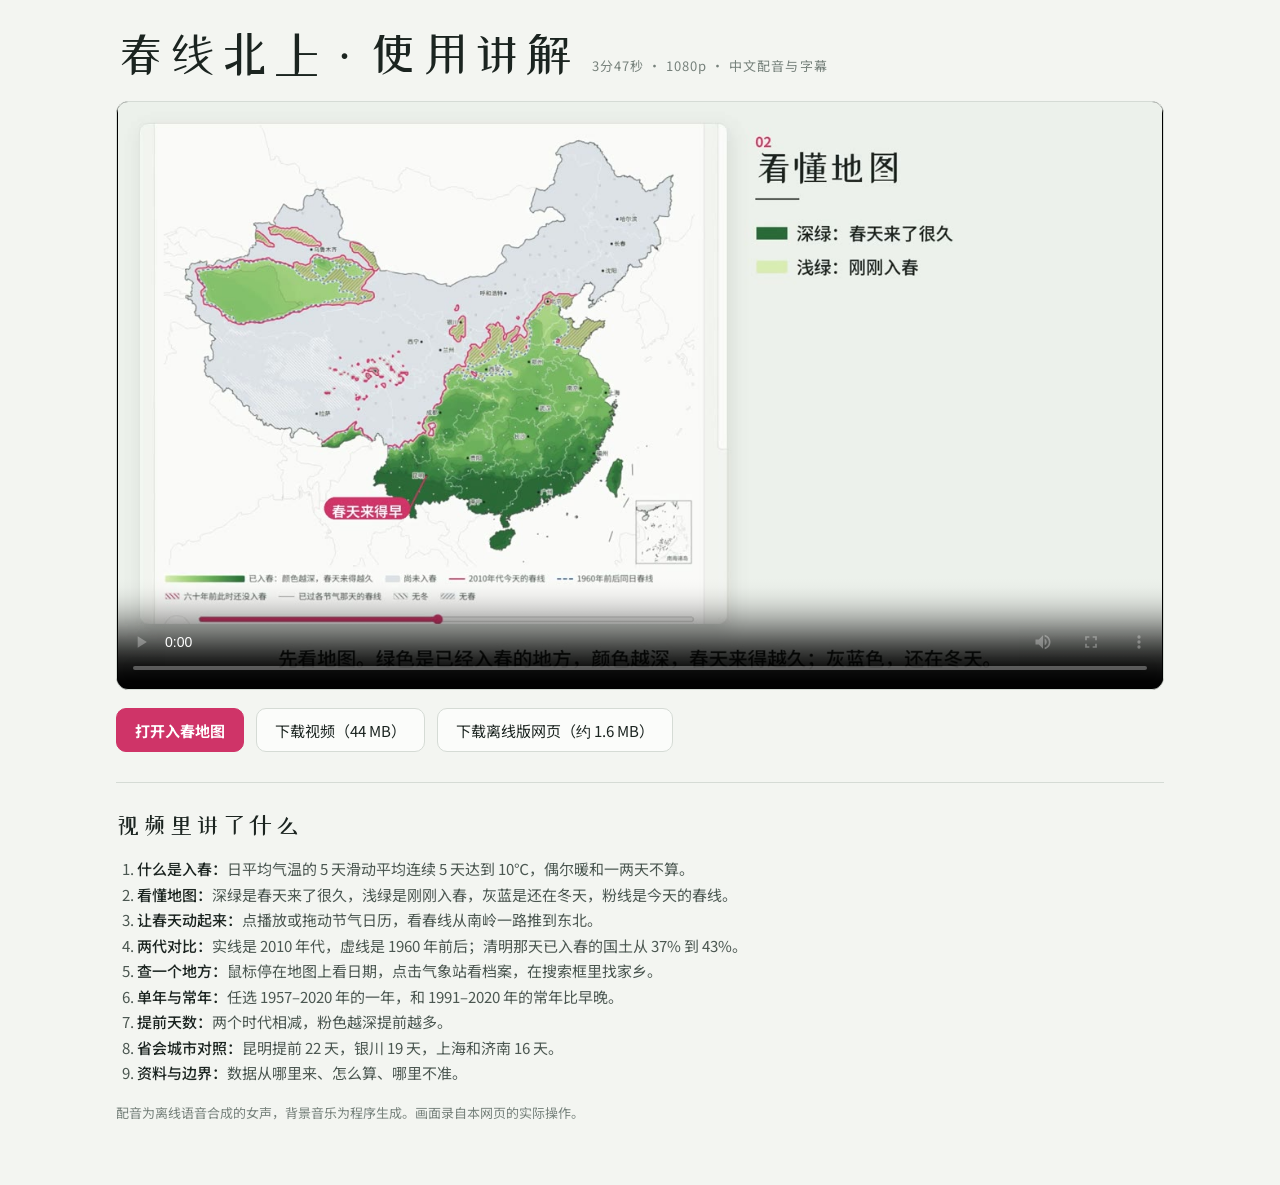
<file: video.html>
<!doctype html>
<html lang="zh-CN">
<head>
<meta charset="utf-8">
<meta name="viewport" content="width=device-width, initial-scale=1, viewport-fit=cover">
<title>春线北上 · 使用讲解</title>
<meta name="description" content="4分钟看懂春线北上：什么是气象意义上的入春，怎么播放春线、对比两个时代、查自己家乡的入春日。">
<meta property="og:title" content="春线北上 · 使用讲解视频">
<meta property="og:image" content="assets/video-poster.jpg">
<meta name="theme-color" content="#f3f5f1">
<link rel="icon" href="assets/icon.svg" type="image/svg+xml">
<link rel="stylesheet" href="assets/fonts/fonts.css">
<style>
:root {
  --paper: #f3f5f1; --panel: #fbfcfa; --ink: #1b2420; --ink2: #4b5751; --muted: #76817b; --rule: #d5dbd5;
  --accent: #cf3468; --accent-ink: #b02656; --green: #418a45;
  --f-display: "ZCOOL XiaoWei", "Songti SC", "STSong", serif;
  --f-body: "Noto Sans SC", "PingFang SC", "Microsoft YaHei", system-ui, sans-serif;
  color-scheme: light;
}
@media (prefers-color-scheme: dark) {
  :root { --paper: #121714; --panel: #18201b; --ink: #e7ede8; --ink2: #b3bfb7; --muted: #859189; --rule: #2b352f;
    --accent: #ff6f9c; --accent-ink: #ff8fb1; --green: #58a755; color-scheme: dark; }
}
* { box-sizing: border-box; }
[hidden] { display: none !important; }
body { margin: 0; background: var(--paper); color: var(--ink); font-family: var(--f-body); line-height: 1.7; }
main { max-width: 1080px; margin: 0 auto; padding-block: max(28px, env(safe-area-inset-top, 0px)) 48px;
  padding-left: max(16px, env(safe-area-inset-left, 0px)); padding-right: max(16px, env(safe-area-inset-right, 0px)); }
header { display: flex; align-items: flex-end; gap: 16px; flex-wrap: wrap; }
h1 { margin: 0; font-family: var(--f-display); font-weight: 400; font-size: clamp(32px, 6vw, 48px); letter-spacing: .06em; line-height: 1.1; }
header p { margin: 0 0 4px; color: var(--muted); font-size: 13px; letter-spacing: .08em; }
.player { margin-top: 20px; border-radius: 12px; overflow: hidden; border: 1px solid var(--rule); background: #000; aspect-ratio: 16 / 9; max-width: 100%; }
video { display: block; width: 100%; height: 100%; }
.actions { display: flex; flex-wrap: wrap; gap: 12px; margin-top: 18px; }
.btn { display: inline-flex; align-items: center; height: 44px; padding: 0 18px; border-radius: 10px; text-decoration: none; font-size: 15px;
  border: 1px solid var(--rule); color: var(--ink); background: var(--panel); }
.btn.primary { background: var(--accent); border-color: var(--accent); color: #fff; font-weight: 700; }
.btn:hover { border-color: var(--accent); }
.btn:focus-visible { outline: 2px solid var(--accent); outline-offset: 3px; }
section { margin-top: 30px; padding-top: 22px; border-top: 1px solid var(--rule); }
h2 { margin: 0 0 10px; font-family: var(--f-display); font-weight: 400; font-size: 24px; letter-spacing: .06em; }
ol { margin: 0; padding-left: 1.4em; color: var(--ink2); font-size: 15px; max-width: 48em; }
ol b { color: var(--ink); font-weight: 500; }
.note { margin-top: 16px; color: var(--muted); font-size: 13px; max-width: 52em; }
</style>
</head>
<body>
<main>
  <header>
    <h1>春线北上 · 使用讲解</h1>
    <p>3分47秒 · 1080p · 中文配音与字幕</p>
  </header>
  <div class="player">
    <video controls preload="metadata" playsinline poster="assets/video-poster.jpg" src="video/chunxian-beishang-guide.mp4">
      你的浏览器不能直接播放这个视频，请用下方按钮下载后观看。
    </video>
  </div>
  <div class="actions">
    <a class="btn primary" href="index.html">打开入春地图</a>
    <a class="btn" href="video/chunxian-beishang-guide.mp4" download="春线北上_使用指南.mp4">下载视频（44 MB）</a>
    <a class="btn" href="download/chunxian-beishang-site.zip" download>下载离线版网页（约 1.6 MB）</a>
  </div>
  <section>
    <h2>视频里讲了什么</h2>
    <ol>
      <li><b>什么是入春：</b>日平均气温的 5 天滑动平均连续 5 天达到 10℃，偶尔暖和一两天不算。</li>
      <li><b>看懂地图：</b>深绿是春天来了很久，浅绿是刚刚入春，灰蓝是还在冬天，粉线是今天的春线。</li>
      <li><b>让春天动起来：</b>点播放或拖动节气日历，看春线从南岭一路推到东北。</li>
      <li><b>两代对比：</b>实线是 2010 年代，虚线是 1960 年前后；清明那天已入春的国土从 37% 到 43%。</li>
      <li><b>查一个地方：</b>鼠标停在地图上看日期，点击气象站看档案，在搜索框里找家乡。</li>
      <li><b>单年与常年：</b>任选 1957–2020 年的一年，和 1991–2020 年的常年比早晚。</li>
      <li><b>提前天数：</b>两个时代相减，粉色越深提前越多。</li>
      <li><b>省会城市对照：</b>昆明提前 22 天，银川 19 天，上海和济南 16 天。</li>
      <li><b>资料与边界：</b>数据从哪里来、怎么算、哪里不准。</li>
    </ol>
    <p class="note">配音为离线语音合成的女声，背景音乐为程序生成。画面录自本网页的实际操作。</p>
  </section>
</main>
</body>
</html>
</file>
<file: assets/fonts/fonts.css>
/* Noto Sans SC (variable, weight 400–700) and ZCOOL XiaoWei, subset to the characters used by this project.
   SIL Open Font License 1.1 (see OFL-NotoSansSC.txt, OFL-ZCOOLXiaoWei.txt). */
@font-face { font-family: 'Noto Sans SC'; font-style: normal; font-weight: 400 700; font-display: swap; src: url('NotoSansSC-subset.woff2') format('woff2'); }
@font-face { font-family: 'ZCOOL XiaoWei'; font-style: normal; font-weight: 400; font-display: swap; src: url('ZCOOLXiaoWei-subset.woff2') format('woff2'); }
</file>
